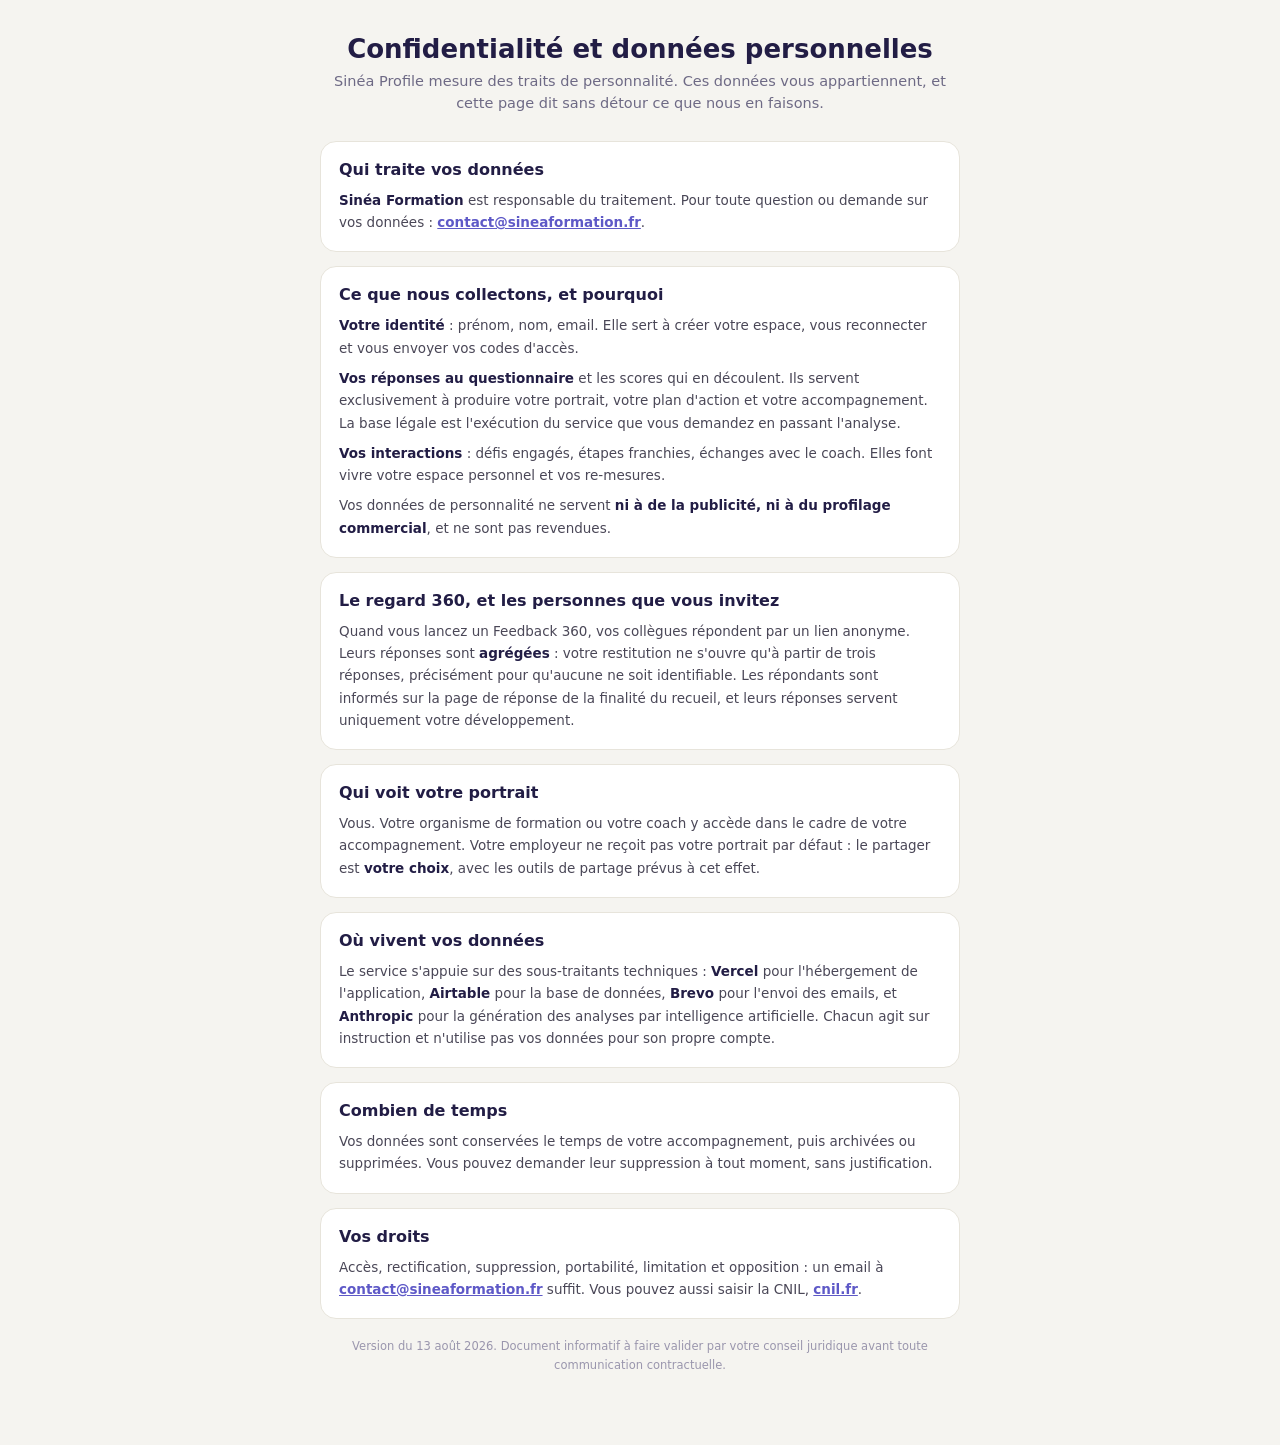
<file: confidentialite.html>
<!DOCTYPE html>
<html lang="fr">
<head>
<meta charset="utf-8">
<meta name="viewport" content="width=device-width, initial-scale=1">
<title>Confidentialité et données personnelles · Sinéa Profile</title>
<meta name="description" content="Comment Sinéa Profile collecte, protège et utilise vos données de personnalité. Vos droits, nos engagements, nos sous-traitants.">
<style>
  body{font-family:system-ui,-apple-system,"Segoe UI",sans-serif;background:#F5F4F0;color:#221D45;margin:0;padding:0 16px 60px;}
  .mt-wrap{max-width:640px;margin:0 auto;}
  h1{font-size:26px;margin:34px 0 6px;text-align:center;}
  .mt-sous{color:#6E6A85;font-size:14.5px;text-align:center;margin:0 0 26px;line-height:1.55;}
  .mt-carte{background:#fff;border:1px solid #E7E4DB;border-radius:16px;padding:18px;margin-bottom:14px;}
  .mt-carte h2{font-size:16px;margin:0 0 10px;}
  .mt-p{font-size:13.5px;color:#4A4757;line-height:1.65;margin:8px 0 0;}
  .mt-p b{color:#221D45;}
  .mt-note{font-size:11.5px;color:#9A96AD;text-align:center;margin-top:18px;line-height:1.6;}
  a{color:#5E59C7;font-weight:700;}
</style>
</head>
<body>
<div class="mt-wrap">
  <h1>Confidentialité et données personnelles</h1>
  <p class="mt-sous">Sinéa Profile mesure des traits de personnalité. Ces données vous appartiennent,
  et cette page dit sans détour ce que nous en faisons.</p>

  <div class="mt-carte">
    <h2>Qui traite vos données</h2>
    <p class="mt-p"><b>Sinéa Formation</b> est responsable du traitement. Pour toute question ou demande
    sur vos données : <a href="mailto:contact@sineaformation.fr">contact@sineaformation.fr</a>.</p>
  </div>

  <div class="mt-carte">
    <h2>Ce que nous collectons, et pourquoi</h2>
    <p class="mt-p"><b>Votre identité</b> : prénom, nom, email. Elle sert à créer votre espace, vous
    reconnecter et vous envoyer vos codes d'accès.</p>
    <p class="mt-p"><b>Vos réponses au questionnaire</b> et les scores qui en découlent. Ils servent
    exclusivement à produire votre portrait, votre plan d'action et votre accompagnement. La base
    légale est l'exécution du service que vous demandez en passant l'analyse.</p>
    <p class="mt-p"><b>Vos interactions</b> : défis engagés, étapes franchies, échanges avec le coach.
    Elles font vivre votre espace personnel et vos re-mesures.</p>
    <p class="mt-p">Vos données de personnalité ne servent <b>ni à de la publicité, ni à du profilage
    commercial</b>, et ne sont pas revendues.</p>
  </div>

  <div class="mt-carte">
    <h2>Le regard 360, et les personnes que vous invitez</h2>
    <p class="mt-p">Quand vous lancez un Feedback 360, vos collègues répondent par un lien anonyme.
    Leurs réponses sont <b>agrégées</b> : votre restitution ne s'ouvre qu'à partir de trois réponses,
    précisément pour qu'aucune ne soit identifiable. Les répondants sont informés sur la page de
    réponse de la finalité du recueil, et leurs réponses servent uniquement votre développement.</p>
  </div>

  <div class="mt-carte">
    <h2>Qui voit votre portrait</h2>
    <p class="mt-p">Vous. Votre organisme de formation ou votre coach y accède dans le cadre de votre
    accompagnement. Votre employeur ne reçoit pas votre portrait par défaut : le partager est
    <b>votre choix</b>, avec les outils de partage prévus à cet effet.</p>
  </div>

  <div class="mt-carte">
    <h2>Où vivent vos données</h2>
    <p class="mt-p">Le service s'appuie sur des sous-traitants techniques : <b>Vercel</b> pour
    l'hébergement de l'application, <b>Airtable</b> pour la base de données, <b>Brevo</b> pour
    l'envoi des emails, et <b>Anthropic</b> pour la génération des analyses par intelligence
    artificielle. Chacun agit sur instruction et n'utilise pas vos données pour son propre compte.</p>
  </div>

  <div class="mt-carte">
    <h2>Combien de temps</h2>
    <p class="mt-p">Vos données sont conservées le temps de votre accompagnement, puis archivées ou
    supprimées. Vous pouvez demander leur suppression à tout moment, sans justification.</p>
  </div>

  <div class="mt-carte">
    <h2>Vos droits</h2>
    <p class="mt-p">Accès, rectification, suppression, portabilité, limitation et opposition : un
    email à <a href="mailto:contact@sineaformation.fr">contact@sineaformation.fr</a> suffit. Vous
    pouvez aussi saisir la CNIL, <a href="https://www.cnil.fr" rel="noopener">cnil.fr</a>.</p>
  </div>

  <p class="mt-note">Version du 13 août 2026. Document informatif à faire valider par votre conseil
  juridique avant toute communication contractuelle.</p>
</div>
</body>
</html>
</file>
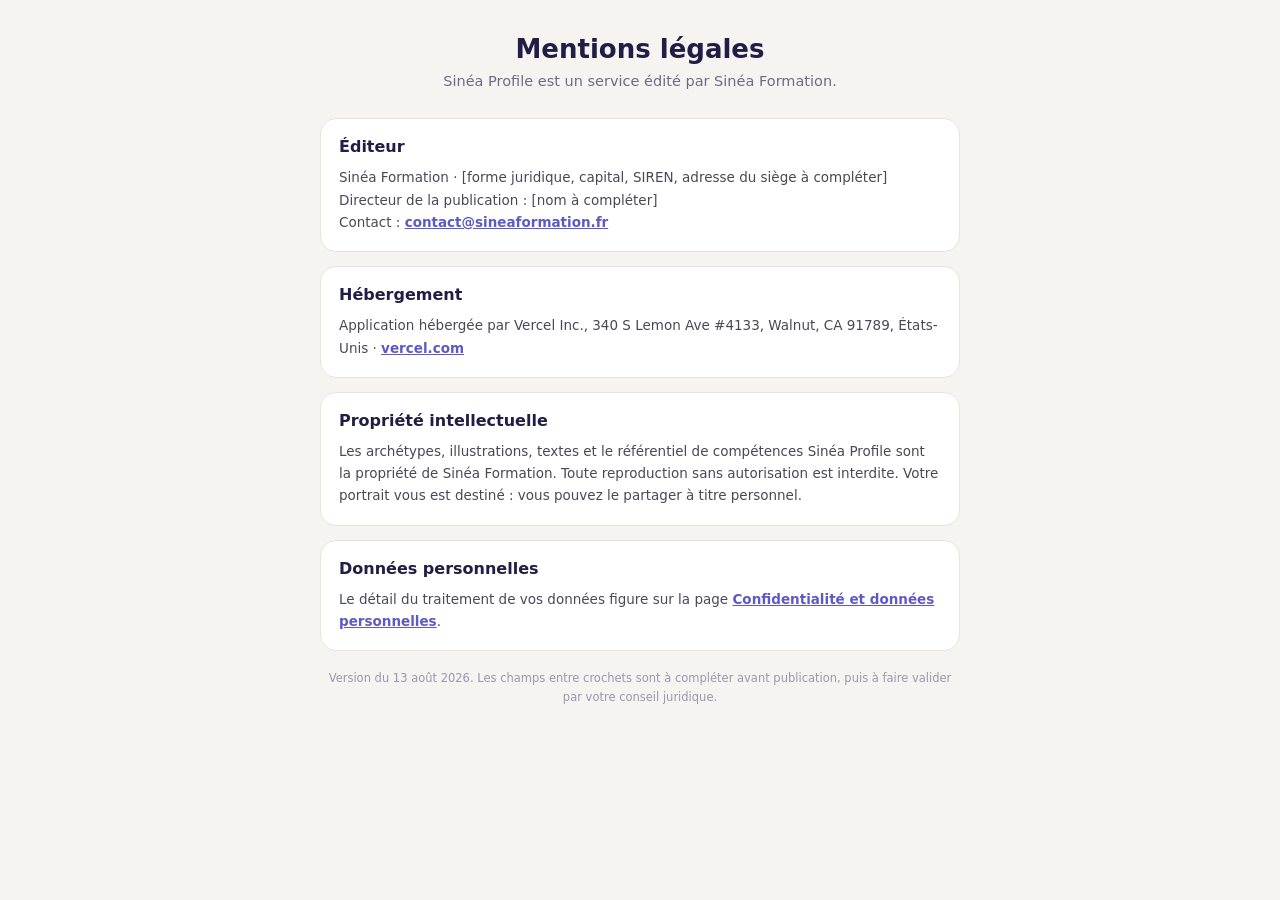
<file: mentions.html>
<!DOCTYPE html>
<html lang="fr">
<head>
<meta charset="utf-8">
<meta name="viewport" content="width=device-width, initial-scale=1">
<title>Mentions légales · Sinéa Profile</title>
<meta name="description" content="Mentions légales de Sinéa Profile, édité par Sinéa Formation.">
<style>
  body{font-family:system-ui,-apple-system,"Segoe UI",sans-serif;background:#F5F4F0;color:#221D45;margin:0;padding:0 16px 60px;}
  .mt-wrap{max-width:640px;margin:0 auto;}
  h1{font-size:26px;margin:34px 0 6px;text-align:center;}
  .mt-sous{color:#6E6A85;font-size:14.5px;text-align:center;margin:0 0 26px;line-height:1.55;}
  .mt-carte{background:#fff;border:1px solid #E7E4DB;border-radius:16px;padding:18px;margin-bottom:14px;}
  .mt-carte h2{font-size:16px;margin:0 0 10px;}
  .mt-p{font-size:13.5px;color:#4A4757;line-height:1.65;margin:8px 0 0;}
  .mt-note{font-size:11.5px;color:#9A96AD;text-align:center;margin-top:18px;line-height:1.6;}
  a{color:#5E59C7;font-weight:700;}
</style>
</head>
<body>
<div class="mt-wrap">
  <h1>Mentions légales</h1>
  <p class="mt-sous">Sinéa Profile est un service édité par Sinéa Formation.</p>

  <div class="mt-carte">
    <h2>Éditeur</h2>
    <p class="mt-p">Sinéa Formation · [forme juridique, capital, SIREN, adresse du siège à compléter]<br>
    Directeur de la publication : [nom à compléter]<br>
    Contact : <a href="mailto:contact@sineaformation.fr">contact@sineaformation.fr</a></p>
  </div>

  <div class="mt-carte">
    <h2>Hébergement</h2>
    <p class="mt-p">Application hébergée par Vercel Inc., 340 S Lemon Ave #4133, Walnut, CA 91789,
    États-Unis · <a href="https://vercel.com" rel="noopener">vercel.com</a></p>
  </div>

  <div class="mt-carte">
    <h2>Propriété intellectuelle</h2>
    <p class="mt-p">Les archétypes, illustrations, textes et le référentiel de compétences Sinéa
    Profile sont la propriété de Sinéa Formation. Toute reproduction sans autorisation est
    interdite. Votre portrait vous est destiné : vous pouvez le partager à titre personnel.</p>
  </div>

  <div class="mt-carte">
    <h2>Données personnelles</h2>
    <p class="mt-p">Le détail du traitement de vos données figure sur la page
    <a href="confidentialite.html">Confidentialité et données personnelles</a>.</p>
  </div>

  <p class="mt-note">Version du 13 août 2026. Les champs entre crochets sont à compléter avant
  publication, puis à faire valider par votre conseil juridique.</p>
</div>
</body>
</html>
</file>
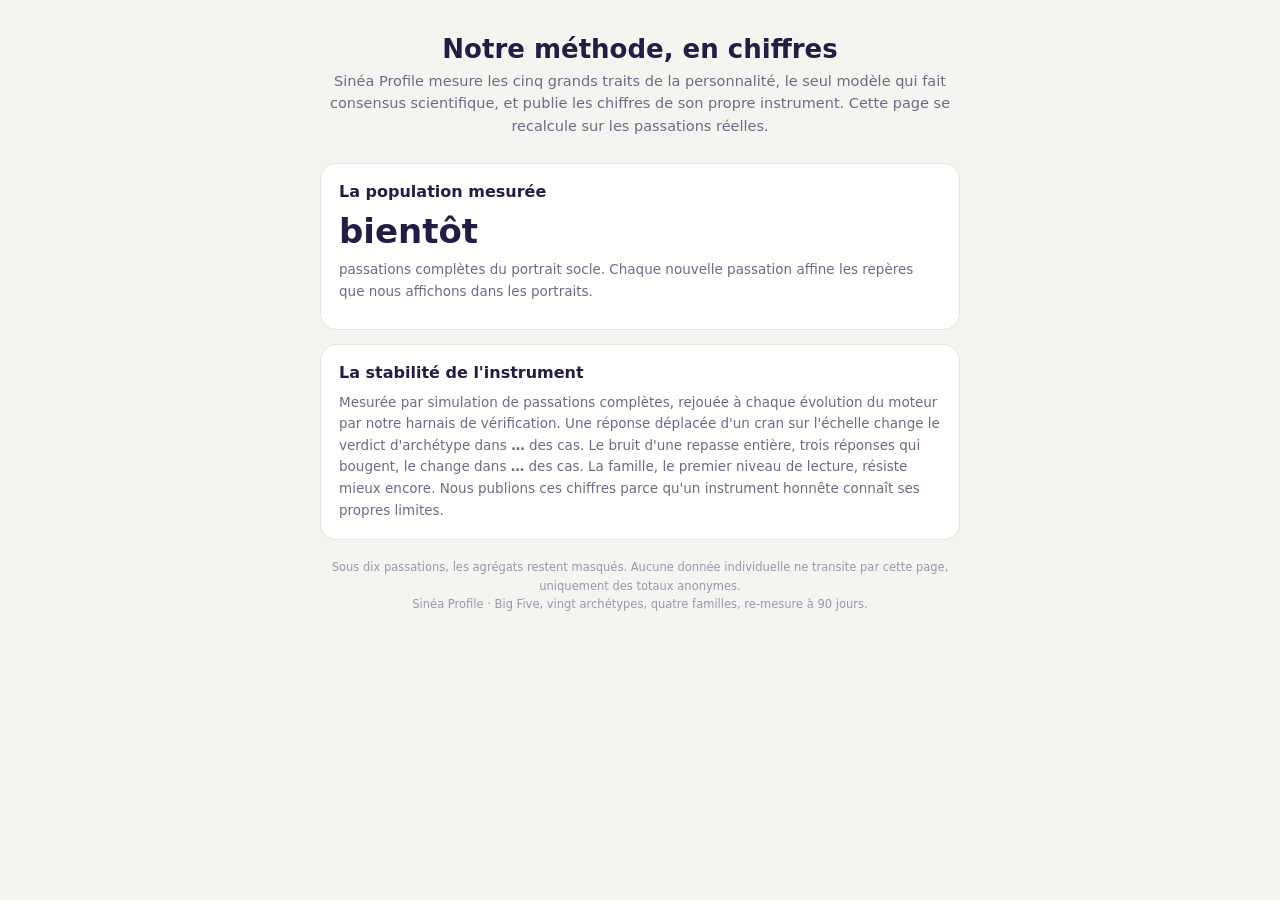
<file: methode.html>
<!DOCTYPE html>
<html lang="fr">
<head>
<meta charset="utf-8">
<meta name="viewport" content="width=device-width, initial-scale=1">
<title>Notre méthode, en chiffres · Sinéa Profile</title>
<meta name="description" content="Sinéa Profile publie les chiffres de son instrument : population mesurée, stabilité au bruit, distribution des familles. En direct.">
<style>
  body{font-family:system-ui,-apple-system,"Segoe UI",sans-serif;background:#F5F4F0;color:#221D45;margin:0;padding:0 16px 60px;}
  .mt-wrap{max-width:640px;margin:0 auto;}
  h1{font-size:26px;margin:34px 0 6px;text-align:center;}
  .mt-sous{color:#6E6A85;font-size:14.5px;text-align:center;margin:0 0 26px;line-height:1.55;}
  .mt-carte{background:#fff;border:1px solid #E7E4DB;border-radius:16px;padding:18px;margin-bottom:14px;}
  .mt-carte h2{font-size:16px;margin:0 0 10px;}
  .mt-gros{font-size:34px;font-weight:900;}
  .mt-p{font-size:13.5px;color:#6E6A85;line-height:1.6;margin:8px 0 0;}
  .mt-fam{display:grid;gap:8px;margin-top:8px;}
  .mt-fam-l{display:grid;grid-template-columns:96px 1fr 44px;gap:8px;align-items:center;font-size:12.5px;font-weight:700;}
  .mt-fam-b{height:10px;border-radius:6px;background:#E7E4DB;overflow:hidden;}
  .mt-fam-b i{display:block;height:100%;}
  .mt-tab{width:100%;border-collapse:collapse;font-size:13px;margin-top:6px;font-variant-numeric:tabular-nums;}
  .mt-tab td,.mt-tab th{padding:6px 4px;text-align:right;border-bottom:1px solid #F0EEE7;}
  .mt-tab th:first-child,.mt-tab td:first-child{text-align:left;}
  .mt-note{font-size:11.5px;color:#9A96AD;text-align:center;margin-top:18px;line-height:1.6;}
</style>
</head>
<body>
<div class="mt-wrap">
  <h1>Notre méthode, en chiffres</h1>
  <p class="mt-sous">Sinéa Profile mesure les cinq grands traits de la personnalité, le seul modèle
  qui fait consensus scientifique, et publie les chiffres de son propre instrument. Cette page se
  recalcule sur les passations réelles.</p>

  <div class="mt-carte">
    <h2>La population mesurée</h2>
    <div class="mt-gros" id="mt-n">…</div>
    <p class="mt-p">passations complètes du portrait socle. Chaque nouvelle passation affine les
    repères que nous affichons dans les portraits.</p>
    <div class="mt-fam" id="mt-fam"></div>
  </div>

  <div class="mt-carte">
    <h2>La stabilité de l'instrument</h2>
    <p class="mt-p">Mesurée par simulation de passations complètes, rejouée à chaque évolution du
    moteur par notre harnais de vérification. Une réponse déplacée d'un cran sur l'échelle change
    le verdict d'archétype dans <b id="mt-s1">…</b> des cas. Le bruit d'une repasse entière, trois
    réponses qui bougent, le change dans <b id="mt-s3">…</b> des cas. La famille, le premier niveau
    de lecture, résiste mieux encore. Nous publions ces chiffres parce qu'un instrument honnête
    connaît ses propres limites.</p>
  </div>

  <div class="mt-carte" id="mt-carte-traits" style="display:none">
    <h2>Les cinq traits sur notre population</h2>
    <table class="mt-tab" id="mt-traits"></table>
    <p class="mt-p">Moyenne et dispersion sur les passations réelles. Les portraits situent chaque
    personne face à ces repères, en percentiles recalculés.</p>
  </div>

  <p class="mt-note">Sous dix passations, les agrégats restent masqués. Aucune donnée individuelle
  ne transite par cette page, uniquement des totaux anonymes.<br>
  Sinéa Profile · Big Five, vingt archétypes, quatre familles, re-mesure à 90 jours.</p>
</div>
<script>
(function(){
  var API = 'https://sinea-profile-ia.vercel.app/api/normes';
  var COULEURS = { RELATION:'#F98272', ACTION:'#E8951A', STRUCTURE:'#3EADFF', VISION:'#5E59C7' };
  var NOMS = { O:'Ouverture', C:'Conscience', E:'Extraversion', A:'Agréabilité', S:'Stabilité' };
  fetch(API).then(function(r){ return r.json(); }).then(function(d){
    document.getElementById('mt-n').textContent = d.n || 0;
    document.getElementById('mt-s1').textContent = (d.stabilite && d.stabilite.bruit_une_reponse_pct || 10.2) + ' %';
    document.getElementById('mt-s3').textContent = (d.stabilite && d.stabilite.bruit_repasse_pct || 17.8) + ' %';
    var fam = d.familles || {}; var tot = 0; Object.keys(fam).forEach(function(k){ tot += fam[k]; });
    if (tot >= (d.min_requis || 10)) {
      document.getElementById('mt-fam').innerHTML = Object.keys(COULEURS).map(function(f){
        var pct = Math.round((fam[f]||0)/tot*100);
        return '<div class="mt-fam-l"><span>'+f.charAt(0)+f.slice(1).toLowerCase()+'</span>'
          + '<span class="mt-fam-b"><i style="width:'+pct+'%;background:'+COULEURS[f]+'"></i></span>'
          + '<span>'+pct+'%</span></div>';
      }).join('');
    }
    if (d.traits) {
      var t = document.getElementById('mt-traits');
      t.innerHTML = '<tr><th>Trait</th><th>Moyenne</th><th>Dispersion</th></tr>'
        + Object.keys(NOMS).map(function(k){
            var v = d.traits[k]; if (!v) return '';
            return '<tr><td>'+NOMS[k]+'</td><td>'+v.moyenne+'</td><td>'+v.ecart+'</td></tr>';
          }).join('');
      document.getElementById('mt-carte-traits').style.display = 'block';
    }
  }).catch(function(){
    document.getElementById('mt-n').textContent = 'bientôt';
  });
})();
</script>
</body>
</html>
</file>
